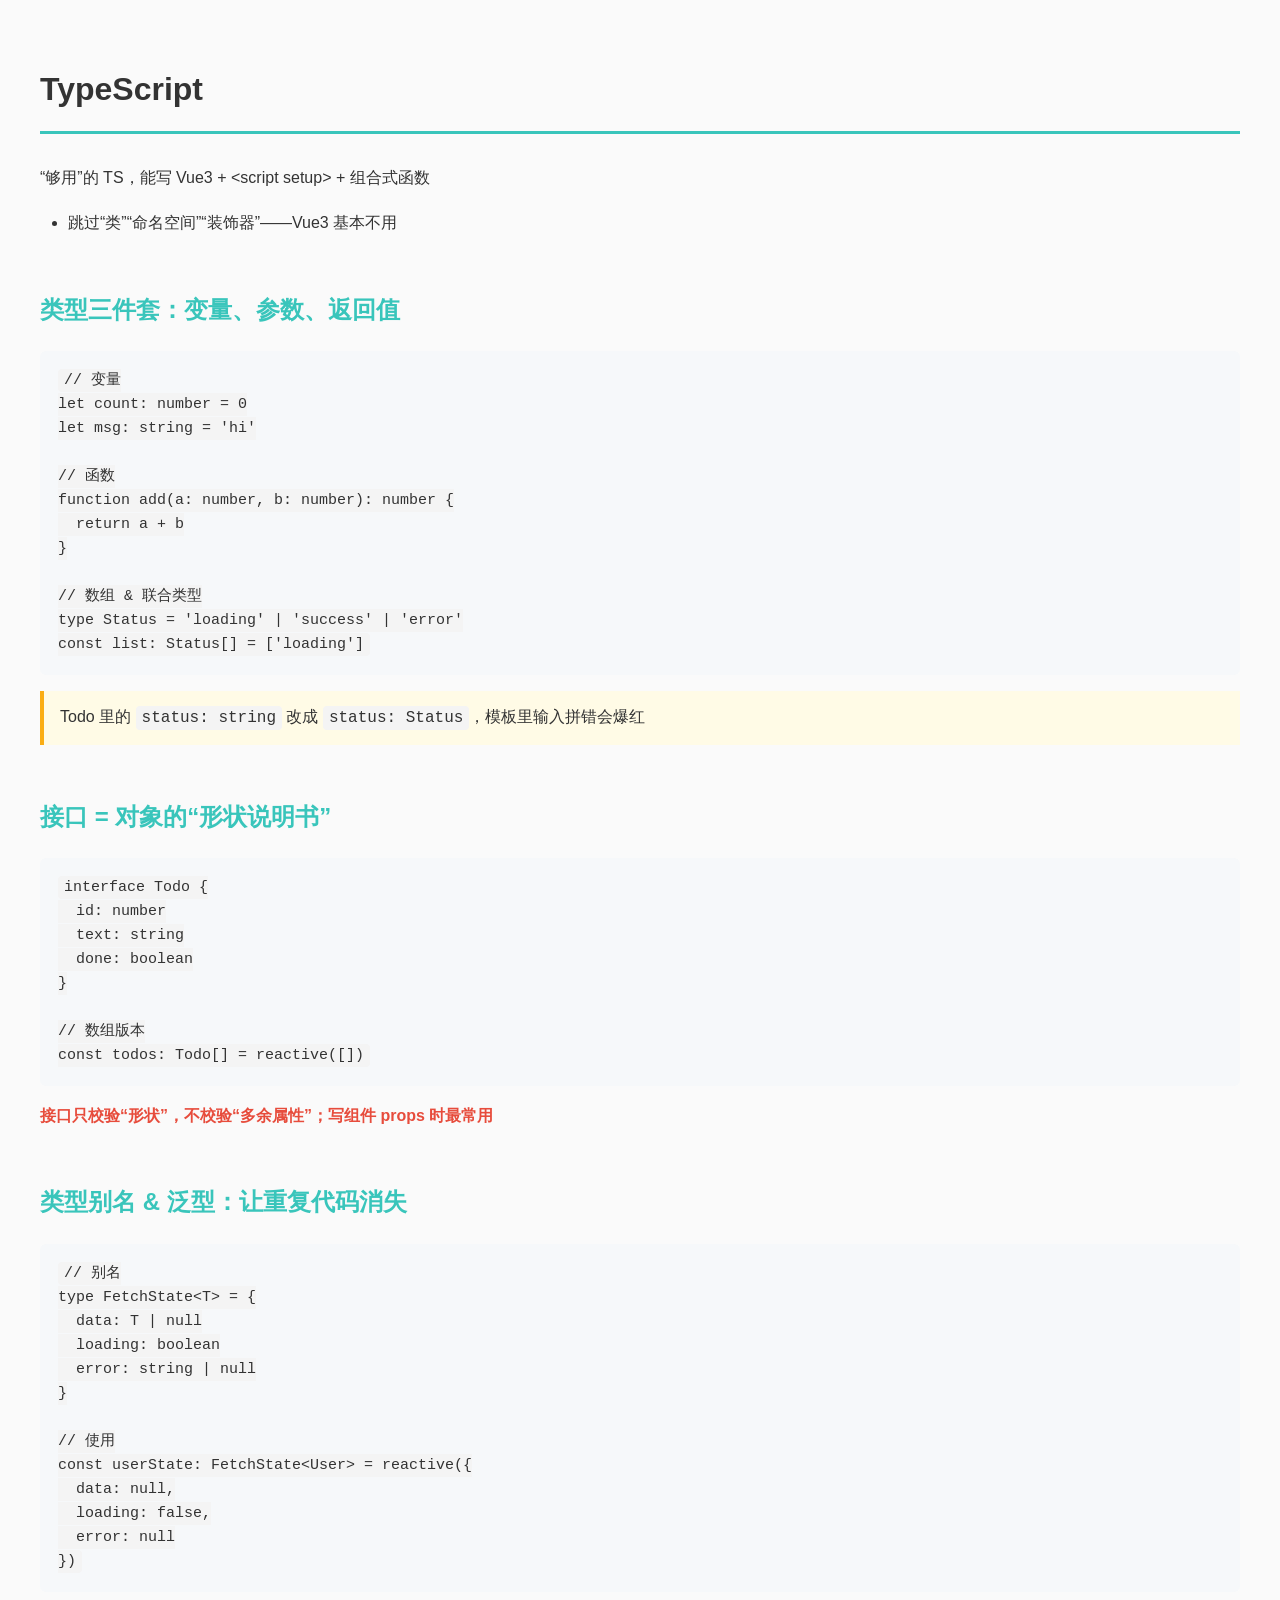
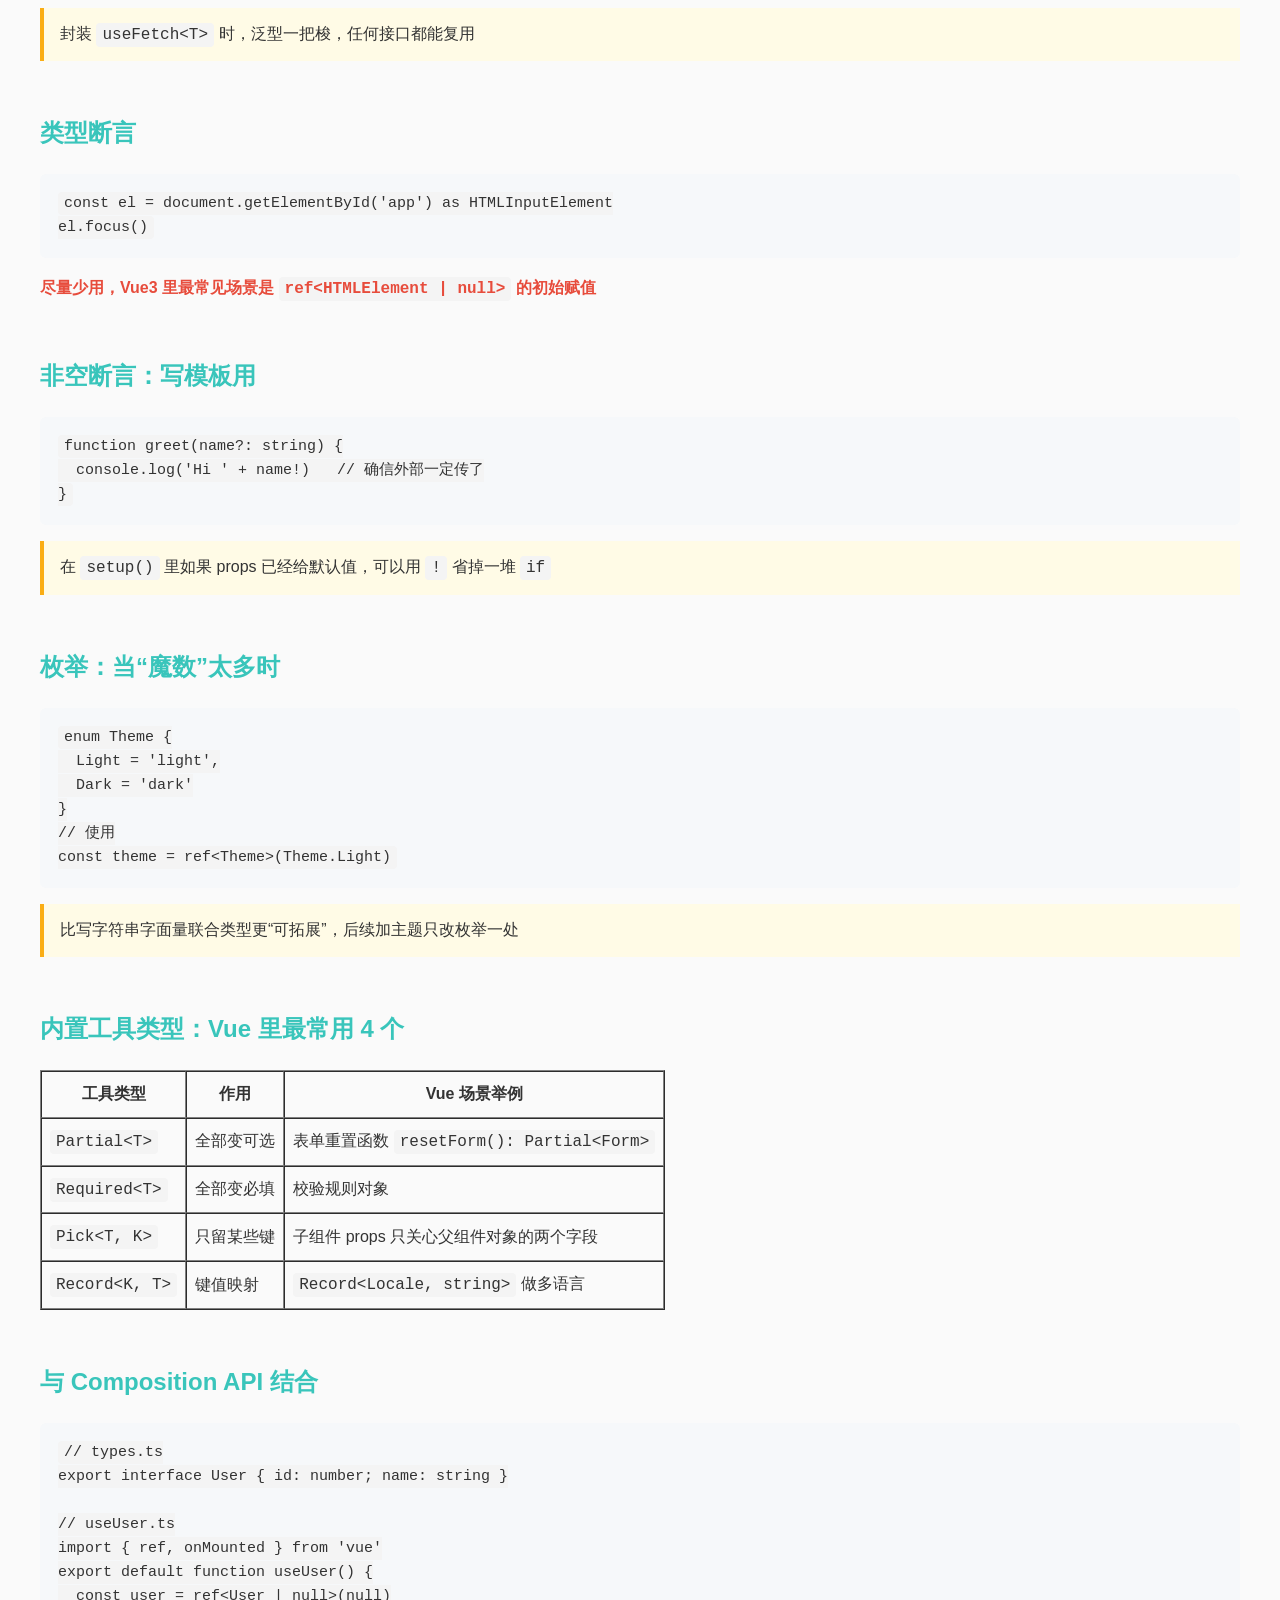
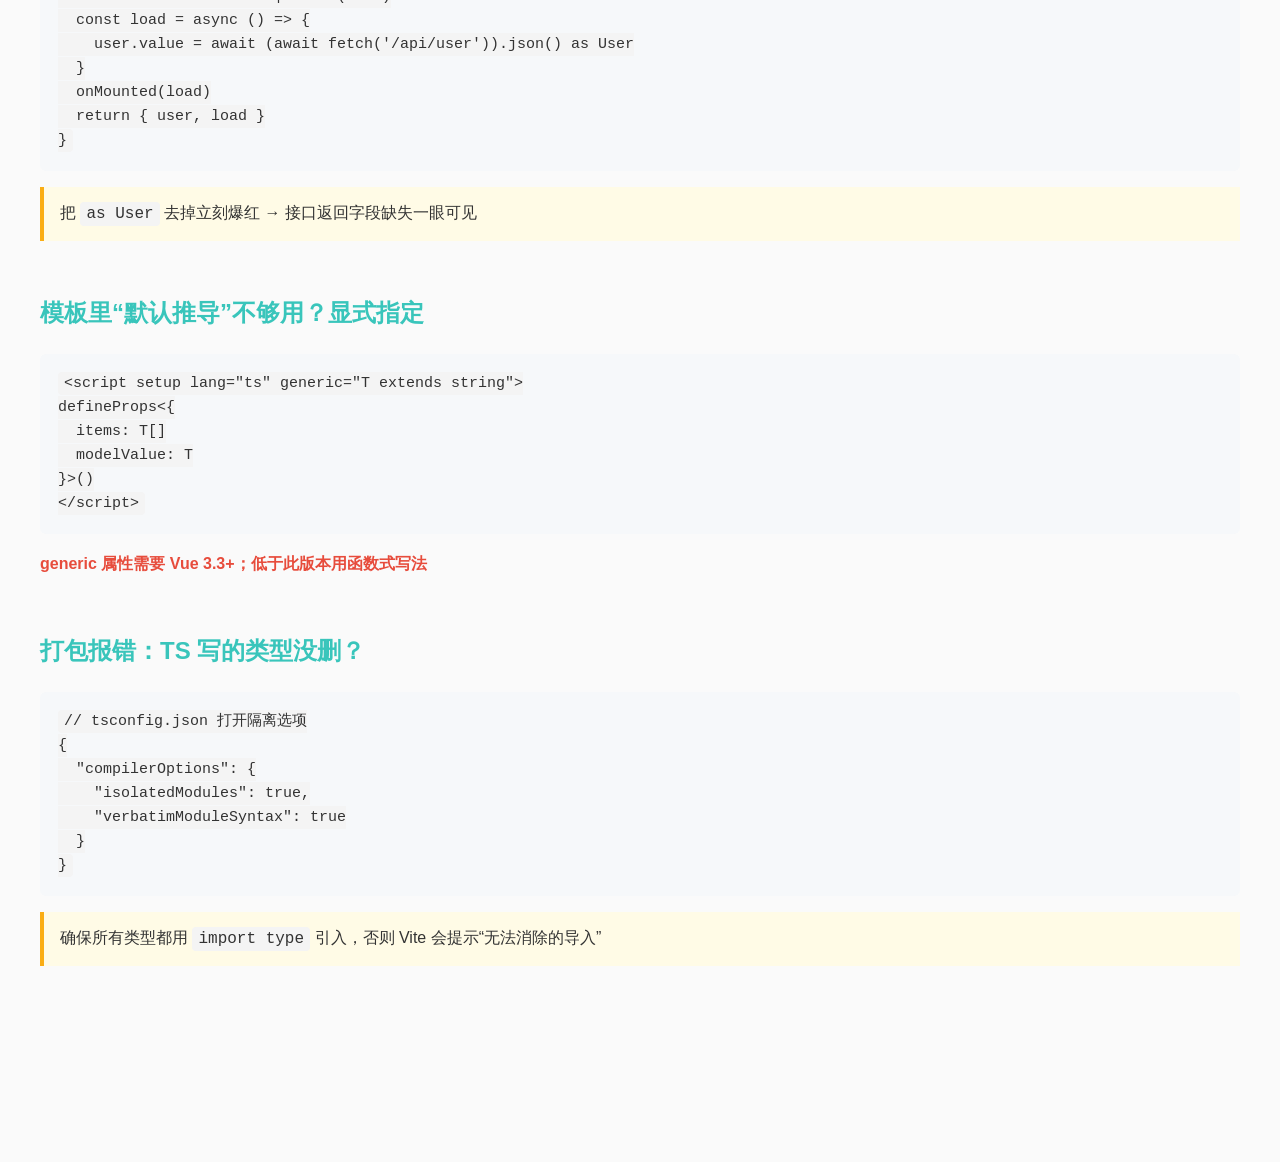
<file: 张靖怡/Week6/typescript.html>
<!DOCTYPE html>
<html lang="zh-CN">
<head>
  <meta charset="UTF-8">
  <title>TypeScript</title>
  <style>
    body{font-family:-apple-system,BlinkMacSystemFont,"Segoe UI",Roboto,"Helvetica Neue",Arial,"Noto Sans",sans-serif;color:#333;background:#fafafa;margin:0;padding:40px;line-height:1.8}
    h1{font-size:32px;border-bottom:3px solid #39c5bb;padding-bottom:12px;margin-bottom:30px}
    h2{font-size:24px;margin-top:50px;color:#39c5bb}
    h3{font-size:20px;margin-top:30px;color:#35495e}
    code{background:#f4f4f4;padding:3px 6px;border-radius:4px;font-family:Menlo,Monaco,Consolas,"Courier New",monospace}
    pre{background:#f6f8fa;padding:18px;border-radius:6px;overflow-x:auto;font-size:15px;line-height:1.6}
    ul{padding-left:28px}
    .warn{color:#e74c3c;font-weight:bold}
    .todo{background:#fffbe6;border-left:4px solid #faad14;padding:12px 16px;margin:16px 0}
    .footer{margin-top:80px;font-size:14px;color:#777}
  </style>
</head>
<body>

<h1>TypeScript</h1>
<p>“够用”的 TS，能写 Vue3 + &lt;script setup&gt; + 组合式函数</p>


<ul>
  <li>跳过“类”“命名空间”“装饰器”——Vue3 基本不用</li>
</ul>

<h2>类型三件套：变量、参数、返回值</h2>
<pre><code>// 变量
let count: number = 0
let msg: string = 'hi'

// 函数
function add(a: number, b: number): number {
  return a + b
}

// 数组 & 联合类型
type Status = 'loading' | 'success' | 'error'
const list: Status[] = ['loading']</code></pre>
<p class="todo"> Todo 里的 <code>status: string</code> 改成 <code>status: Status</code>，模板里输入拼错会爆红</p>

<h2>接口 = 对象的“形状说明书”</h2>
<pre><code>interface Todo {
  id: number
  text: string
  done: boolean
}

// 数组版本
const todos: Todo[] = reactive([])</code></pre>
<p class="warn">接口只校验“形状”，不校验“多余属性”；写组件 props 时最常用</p>

<h2>类型别名 & 泛型：让重复代码消失</h2>
<pre><code>// 别名
type FetchState&lt;T&gt; = {
  data: T | null
  loading: boolean
  error: string | null
}

// 使用
const userState: FetchState&lt;User&gt; = reactive({
  data: null,
  loading: false,
  error: null
})</code></pre>
<p class="todo">封装 <code>useFetch&lt;T&gt;</code> 时，泛型一把梭，任何接口都能复用</p>

<h2>类型断言</h2>
<pre><code>const el = document.getElementById('app') as HTMLInputElement
el.focus()</code></pre>
<p class="warn">尽量少用，Vue3 里最常见场景是 <code>ref&lt;HTMLElement | null&gt;</code> 的初始赋值</p>

<h2>非空断言：写模板用</h2>
<pre><code>function greet(name?: string) {
  console.log('Hi ' + name!)   // 确信外部一定传了
}</code></pre>
<p class="todo">在 <code>setup()</code> 里如果 props 已经给默认值，可以用 <code>!</code> 省掉一堆 <code>if</code></p>

<h2>枚举：当“魔数”太多时</h2>
<pre><code>enum Theme {
  Light = 'light',
  Dark = 'dark'
}
// 使用
const theme = ref&lt;Theme&gt;(Theme.Light)</code></pre>
<p class="todo">比写字符串字面量联合类型更“可拓展”，后续加主题只改枚举一处</p>

<h2>内置工具类型：Vue 里最常用 4 个</h2>
<table border="1" cellpadding="8" cellspacing="0">
  <tr><th>工具类型</th><th>作用</th><th>Vue 场景举例</th></tr>
  <tr><td><code>Partial&lt;T&gt;</code></td><td>全部变可选</td><td>表单重置函数 <code>resetForm(): Partial&lt;Form&gt;</code></td></tr>
  <tr><td><code>Required&lt;T&gt;</code></td><td>全部变必填</td><td>校验规则对象</td></tr>
  <tr><td><code>Pick&lt;T, K&gt;</code></td><td>只留某些键</td><td>子组件 props 只关心父组件对象的两个字段</td></tr>
  <tr><td><code>Record&lt;K, T&gt;</code></td><td>键值映射</td><td><code>Record&lt;Locale, string&gt;</code> 做多语言</td></tr>
</table>

<h2>与 Composition API 结合</h2>
<pre><code>// types.ts
export interface User { id: number; name: string }

// useUser.ts
import { ref, onMounted } from 'vue'
export default function useUser() {
  const user = ref&lt;User | null&gt;(null)
  const load = async () => {
    user.value = await (await fetch('/api/user')).json() as User
  }
  onMounted(load)
  return { user, load }
}</code></pre>
<p class="todo">把 <code>as User</code> 去掉立刻爆红 → 接口返回字段缺失一眼可见</p>

<h2>模板里“默认推导”不够用？显式指定</h2>
<pre><code>&lt;script setup lang="ts" generic="T extends string"&gt;
defineProps&lt;{
  items: T[]
  modelValue: T
}&gt;()
&lt;/script&gt;</code></pre>
<p class="warn">generic 属性需要 Vue 3.3+；低于此版本用函数式写法</p>

<h2>打包报错：TS 写的类型没删？</h2>
<pre><code>// tsconfig.json 打开隔离选项
{
  "compilerOptions": {
    "isolatedModules": true,
    "verbatimModuleSyntax": true
  }
}</code></pre>
<p class="todo">确保所有类型都用 <code>import type</code> 引入，否则 Vite 会提示“无法消除的导入”</p>











</body>
</html>
</file>
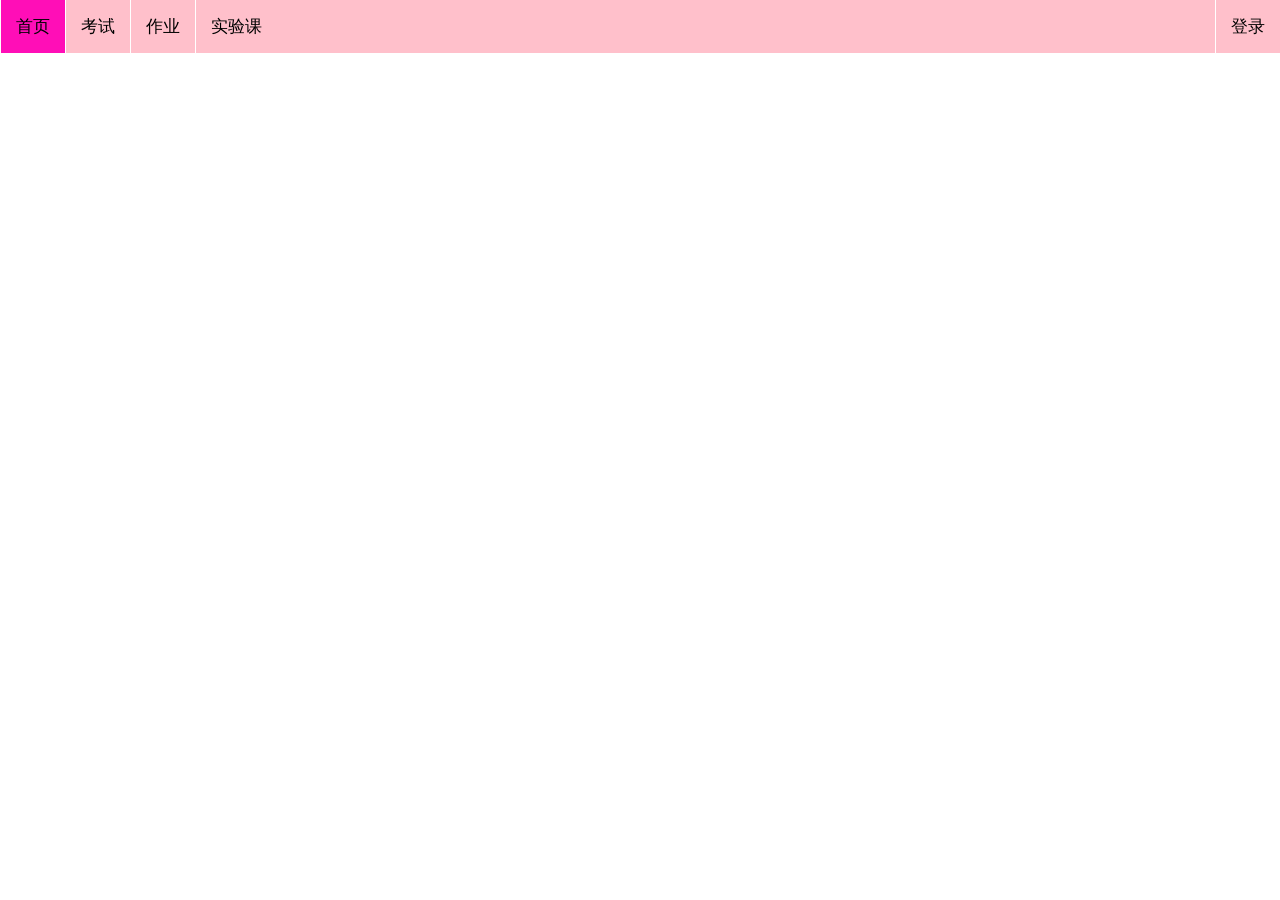
<file: 李昱澍/week_4/导航栏练习.html>
<!DOCTYPE html>
<html lang="en">

<head>
  <meta charset="UTF-8">
  <meta name="viewport" content="width=device-width, initial-scale=1.0">
  <title>好忙QAQ</title>
  <style>
    * {
      margin: 0;
      padding: 0;
      box-sizing: border-box;
    }

    /* 导航栏容器 */
    .nav {
      background-color: pink;
      position: fixed;
      top: 0;
      width: 100%;
    }

    /* 导航链接基础样式 */
    .nav a {
      float: left;
      color: black;
      text-align: center;
      padding: 15px;
      text-decoration: none;
      font-size: 17px;
      border-left: 1px solid #fff;
    }

    /* “首页”项突出样式 */
    .firstPage {
      background-color: #ff0eb7;
    }

    /* hover效果 */
    .nav a:hover {
      background-color: black;
      color: pink;
    }

    .nav .firstPage:hover {
      background-color: black;
      color: #ff0eb7;
    }

    /* 右侧链接容器 */
    .nav-right {
      float: right;
    }

    /* “更多”的样式 */
    .dropdown {
      float: left;
      position: relative;
    }

    /* 下拉菜单容器 */
    .dropdown-content {
      display: none;
      position: absolute;
      top: 100%;
      left: 0;
      min-width: 120px;
      background-color: pink;
      box-shadow: 0 2px 8px rgba(0, 0, 0, 0.2);
    }

    /* 下拉项样式 */
    .dropdown-content a {
      float: none;
      display: block;
      border-top: 1px solid #fff;
      text-align: left;
    }

    /* 鼠标悬停"更多"时显示菜单 */
    .dropdown:hover .dropdown-content {
      display: block;
    }

    /* 移除圆点 */
    ul {
      list-style: none;
    }

    /*  给body加顶部内边距  */
    body {
      padding-top: 50px
    }
  </style>
</head>

<body>

  <div class="nav">
    <a class="firstPage" href="#home">首页</a>
    <a href="#exams">考试</a>
    <a href="#homework">作业</a>

    <!-- 下拉菜单（放在右侧链接前面，保证排列顺序） -->
    <div class="dropdown">
      <ul>
        <li>
          <a href="#" class="dropbtn">实验课</a> <!-- 下拉触发按钮 -->
          <!-- 下拉内容容器（统一包裹下拉项） -->
          <div class="dropdown-content">
            <a href="#">数据结构</a>
            <a href="#">C++</a>
          </div>
        </li>
      </ul>
    </div>

    <!-- 右侧链接（放在最后，确保靠右显示） -->
    <div class="nav-right">
      <a href="#login">登录</a>
    </div>
  </div>
</body>

</html>
</file>
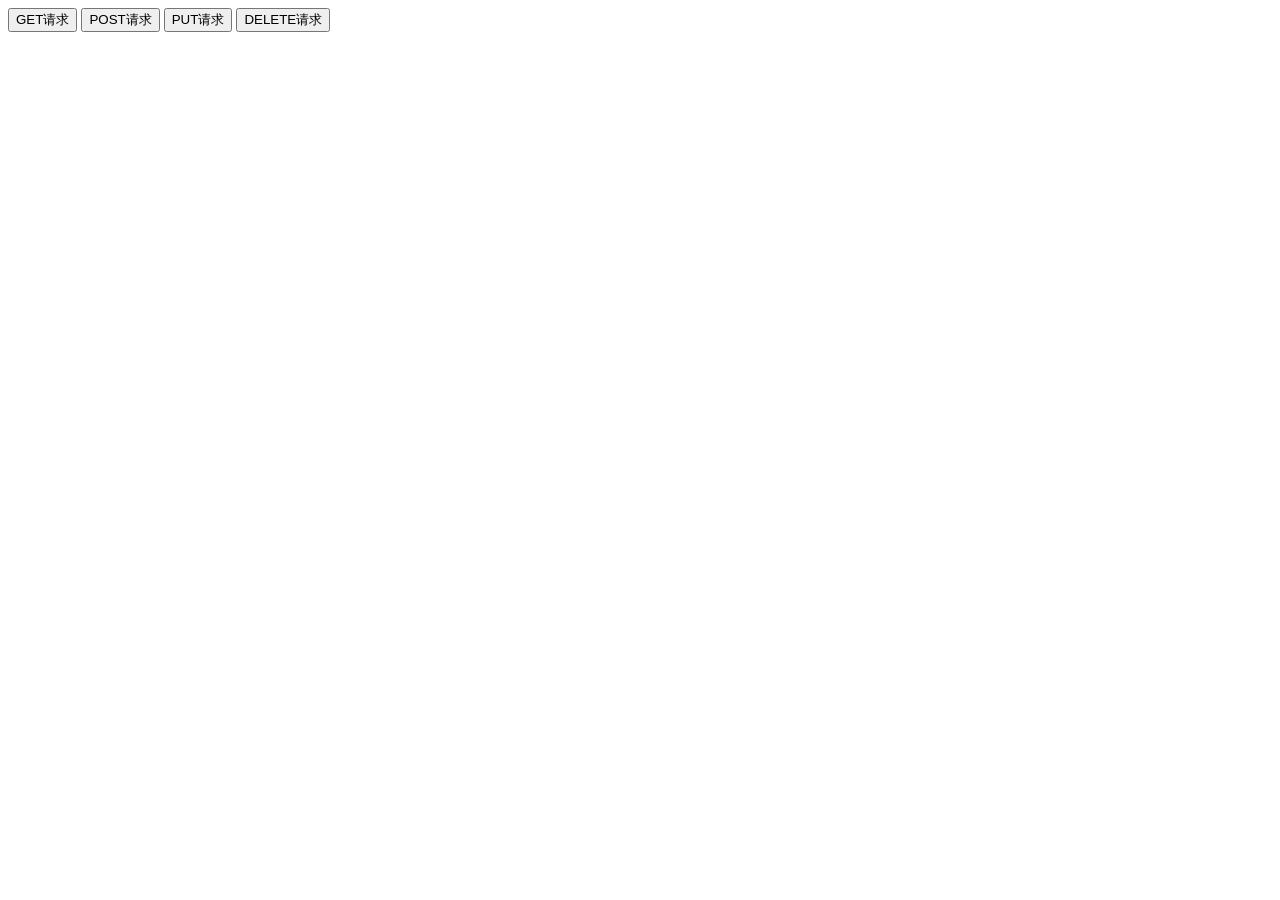
<file: 李昱澍/week_7/axios基本使用.html>
<!DOCTYPE html>
<html lang="en">

<head>
    <meta charset="UTF-8">
    <meta name="viewport" content="width=device-width, initial-scale=1.0">
    <title>Document</title>
</head>

<body>
    <div>
        <button class="btn btn-primary"> GET请求 </button>
        <button class="btn btn-warning"> POST请求 </button>
        <button class="btn btn-success"> PUT请求 </button>
        <button class="btn btn-danger"> DELETE请求 </button>
    </div>
    <script src="https://cdn.bootcdn.net/ajax/libs/axios/0.21.1/axios.min.js"></script>
    <script>
        // 1. 获取元素：按钮 
        const btns = document.getElementsByTagName('button');
        btns[0].addEventListener('click', () => {
            axios.get('http://localhost:3000/posts')
                .then(res => {
                    console.log('查询成功！文章列表：');
                    console.log(res.data);
                })
                .catch(err => {
                    console.log(`查询失败：${err.message}`, 'error');
                });
        });
        btns[1].addEventListener('click', () => {
            const newPost = {
                title: `文章3`,
                views: 300,
                id: "3"
            };
            axios.post('http://localhost:3000/posts', newPost)
                .then(res => {
                    console.log('新增成功！新增文章：');
                    console.log(res.data);
                })
                .catch(err => {
                    console.log(`新增失败：${err.message}`, 'error');
                });
        });
        btns[2].addEventListener('click', () => {
            const updateData = {
                title: `修改后的文章3`,
                views: 3000
            };
            axios.put('http://localhost:3000/posts/3', updateData)
                .then(res => {
                    console.log('修改成功！修改后文章：');
                    console.log(res.data);
                })
                .catch(err => {
                    console.log(`修改失败：${err.message}`, 'error');
                });
        });
        btns[3].addEventListener('click', () => {
            axios.delete('http://localhost:3000/posts/3')
                .then(res => {
                    console.log('删除成功！');
                })
                .catch(err => {
                    console.log(`删除失败：${err.message}`, 'error');
                });
        });
    </script>
</body>

</html>
</file>
